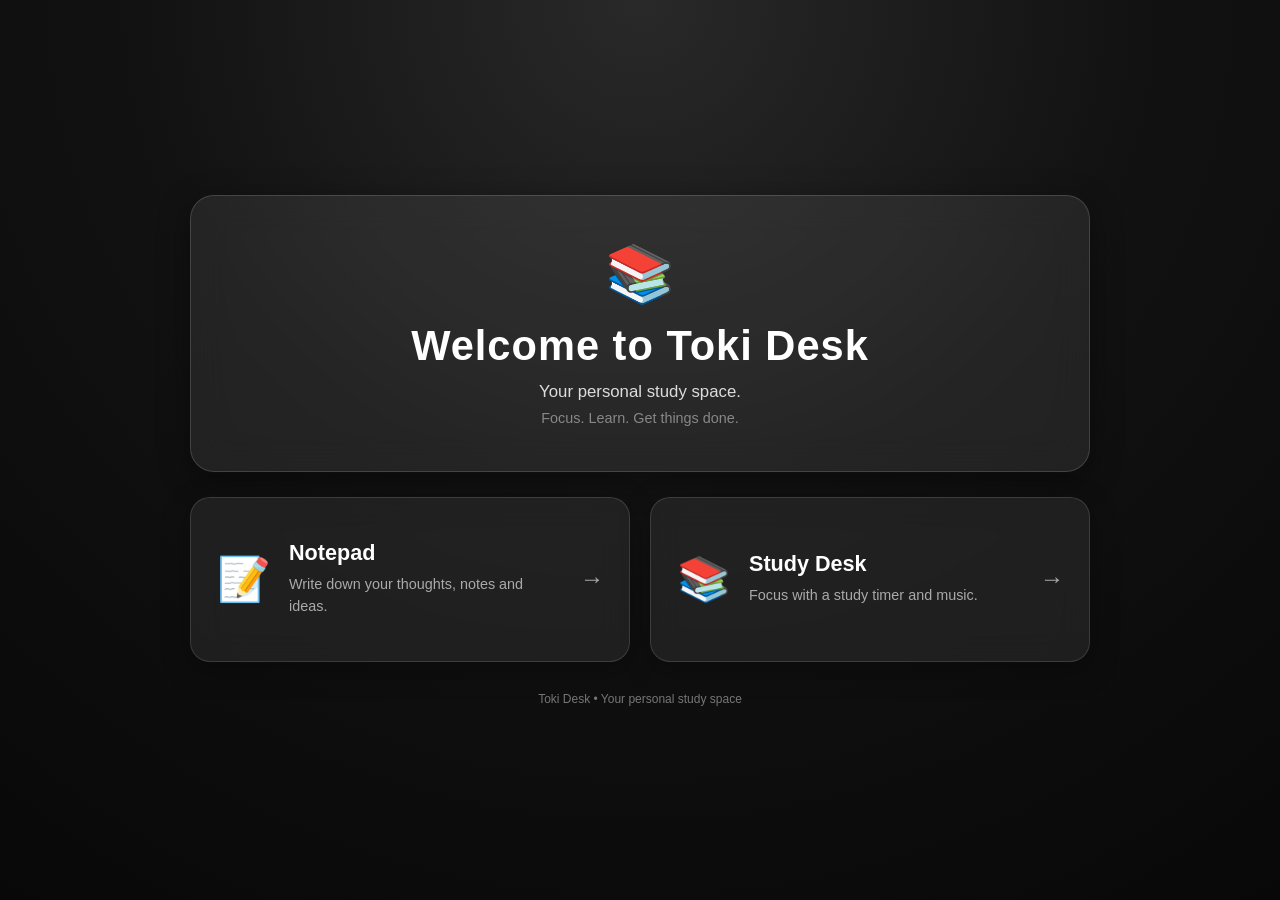
<file: index.html>
<!DOCTYPE html>
<html lang="en">

<head>
  <meta charset="UTF-8">
  <meta name="viewport" content="width=device-width, initial-scale=1.0">

  <title>Toki Desk</title>

  <link rel="stylesheet" href="home.css">
</head>

<body>

  <main class="home-container">

    <!-- Welcome -->
    <section class="welcome-card">

      <div class="logo">📚</div>

      <h1>Welcome to Toki Desk</h1>

      <p>Your personal study space.</p>

      <p class="subtitle">
        Focus. Learn. Get things done.
      </p>

    </section>


    <!-- Main Options -->
    <section class="home-options">

      <!-- Notepad -->
      <a href="notes.html" class="home-card">

        <div class="card-icon">📝</div>

        <div class="card-text">
          <h2>Notepad</h2>

          <p>
            Write down your thoughts, notes and ideas.
          </p>
        </div>

        <span class="arrow">→</span>

      </a>


      <!-- Study Desk -->
      <a href="study.html" class="home-card">

        <div class="card-icon">📚</div>

        <div class="card-text">
          <h2>Study Desk</h2>

          <p>
            Focus with a study timer and music.
          </p>
        </div>

        <span class="arrow">→</span>

      </a>

    </section>


    <footer>
      Toki Desk • Your personal study space
    </footer>

  </main>

</body>
</html>
</file>
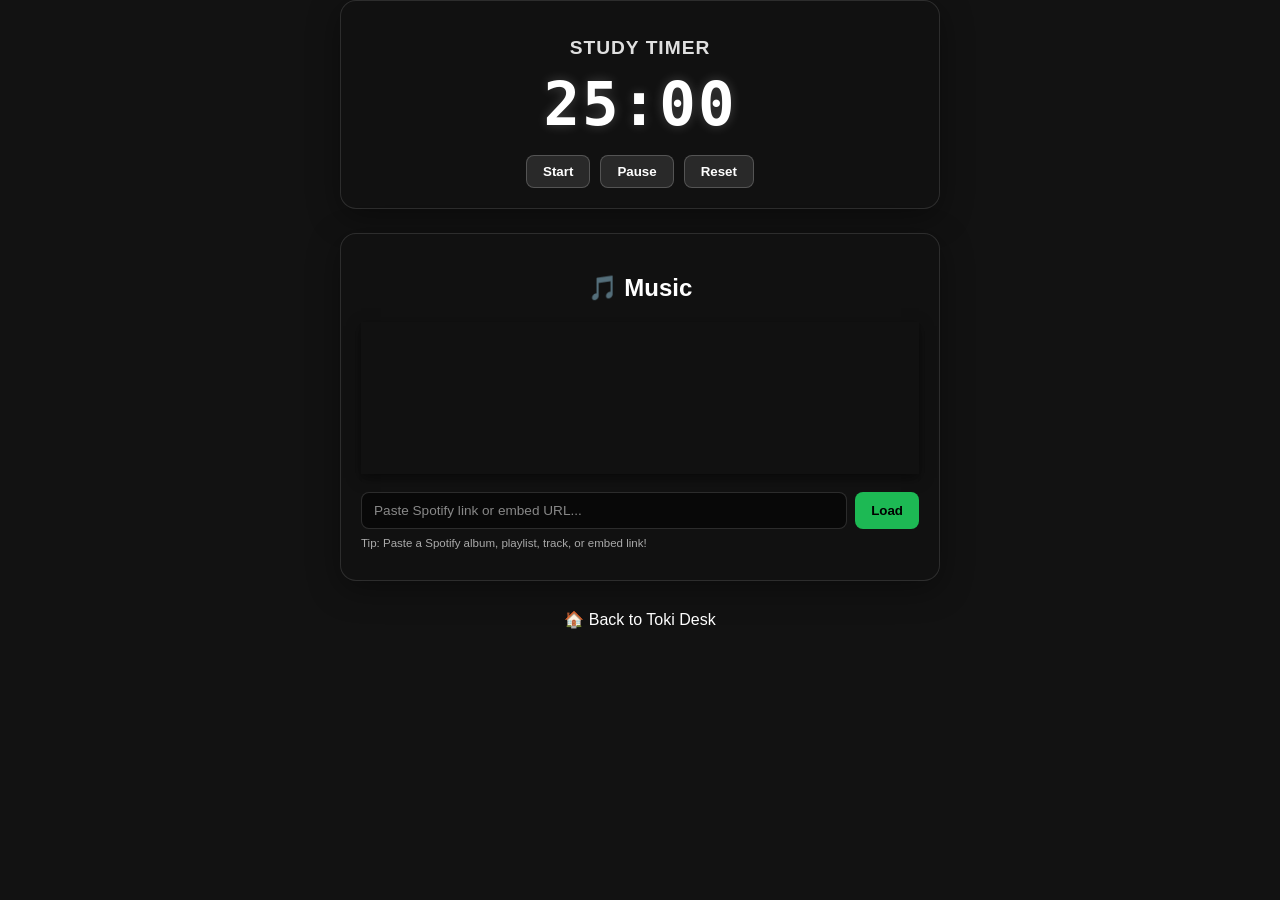
<file: study1.html>
<!DOCTYPE html>
<html lang="en">
<head>
  <meta charset="UTF-8">
  <meta name="viewport" content="width=device-width, initial-scale=1.0">
  <title>Study Desk</title>

  <link rel="stylesheet" href="style.css">
  <link rel="stylesheet" href="study.css">
</head>

<body>

  <!-- Background Video -->
  <video autoplay loop muted playsinline id="bg-video">
    <source
      src="https://raw.githubusercontent.com/RyanLikesTech/laughing-memory/main/hin.mp4"
      type="video/mp4"
    >
  </video>

  <main class="study-container">

    <!-- Timer -->
    <section class="timer-box">

      <h1>Study Timer</h1>

      <div class="timer-display" id="timer">
        25:00
      </div>

      <div class="buttons">
        <button id="start-btn">Start</button>
        <button id="pause-btn">Pause</button>
        <button id="reset-btn">Reset</button>
      </div>

    </section>


    <!-- Spotify -->
    <section class="music-widget">

      <h2>🎵 Music</h2>

      <iframe
        id="spotify-player"
        src="https://open.spotify.com/embed/album/4Uf8BVznefnd2xZm2nRFUx?utm_source=generator"
        width="100%"
        height="152"
        frameborder="0"
        allow="autoplay; clipboard-write; encrypted-media; fullscreen; picture-in-picture"
        loading="lazy">
      </iframe>

      <div class="music-input-box">

        <input
          type="text"
          id="spotify-url"
          placeholder="Paste Spotify link or embed URL..."
        >

        <button id="load-music-btn">
          Load
        </button>

      </div>

      <p class="help-text">
        Tip: Paste a Spotify album, playlist, track, or embed link!
      </p>

    </section>


    <!-- Back to Home -->
    <nav class="study-nav">
      <a href="index.html">🏠 Back to Toki Desk</a>
    </nav>

  </main>

  <script src="script.js"></script>

</body>
</html>
</file>
<file: home.css>
```css
/* ==========================================
   TOKI DESK HOME
   ========================================== */

* {
  box-sizing: border-box;
}

body {
  margin: 0;
  min-height: 100vh;

  background: #121212;
  color: white;

  font-family: 'Segoe UI', sans-serif;
}


/* ==========================================
   HOME CONTAINER
   ========================================== */

.home-container {
  min-height: 100vh;

  width: 90%;
  max-width: 900px;

  margin: 0 auto;

  display: flex;
  flex-direction: column;

  justify-content: center;
  align-items: center;

  gap: 28px;

  padding: 40px 0;
}


/* ==========================================
   WELCOME CARD
   ========================================== */

.welcome-card {
  width: 100%;

  padding: 45px 30px;

  text-align: center;

  background: rgba(255, 255, 255, 0.08);

  backdrop-filter: blur(18px);
  -webkit-backdrop-filter: blur(18px);

  border: 1px solid rgba(255, 255, 255, 0.15);

  border-radius: 24px;

  box-shadow:
    0 8px 32px rgba(0, 0, 0, 0.35);
}


.logo {
  font-size: 3rem;
  margin-bottom: 12px;
}


.welcome-card h1 {
  margin: 0;

  font-size: 2.5rem;

  letter-spacing: 1px;
}


.welcome-card p {
  margin: 10px 0 0;

  color: #ddd;

  font-size: 1.1rem;
}


.welcome-card .subtitle {
  color: #999;

  font-size: 0.9rem;
}


/* ==========================================
   HOME OPTIONS
   ========================================== */

.home-options {
  width: 100%;

  display: grid;

  grid-template-columns: repeat(2, 1fr);

  gap: 20px;
}


/* ==========================================
   HOME CARDS
   ========================================== */

.home-card {
  position: relative;

  display: flex;

  align-items: center;

  gap: 18px;

  padding: 25px;

  min-height: 150px;

  color: white;

  text-decoration: none;

  background: rgba(255, 255, 255, 0.07);

  backdrop-filter: blur(16px);
  -webkit-backdrop-filter: blur(16px);

  border: 1px solid rgba(255, 255, 255, 0.13);

  border-radius: 20px;

  box-shadow:
    0 8px 30px rgba(0, 0, 0, 0.3);

  transition:
    transform 0.25s ease,
    background 0.25s ease,
    border-color 0.25s ease;
}


/* Hover Effect */

.home-card:hover {
  transform: translateY(-6px);

  background: rgba(255, 255, 255, 0.12);

  border-color: rgba(255, 255, 255, 0.25);
}


/* ==========================================
   CARD ICON
   ========================================== */

.card-icon {
  font-size: 2.5rem;

  min-width: 55px;

  text-align: center;
}


/* ==========================================
   CARD TEXT
   ========================================== */

.card-text {
  flex: 1;
}


.card-text h2 {
  margin: 0 0 8px;

  font-size: 1.3rem;
}/* ==========================================
   TOKI DESK HOME
   ========================================== */

* {
  box-sizing: border-box;
}

body {
  margin: 0;
  min-height: 100vh;

  background:
    radial-gradient(
      circle at top,
      #292929 0%,
      #121212 45%,
      #080808 100%
    );

  color: white;

  font-family: "Segoe UI", sans-serif;
}


/* ==========================================
   HOME CONTAINER
   ========================================== */

.home-container {
  min-height: 100vh;

  width: 90%;
  max-width: 900px;

  margin: 0 auto;

  display: flex;
  flex-direction: column;

  justify-content: center;
  align-items: center;

  gap: 25px;

  padding: 40px 0;
}


/* ==========================================
   WELCOME GLASS CARD
   ========================================== */

.welcome-card {
  width: 100%;

  padding: 45px 30px;

  text-align: center;

  background: rgba(255, 255, 255, 0.08);

  backdrop-filter: blur(18px);
  -webkit-backdrop-filter: blur(18px);

  border: 1px solid rgba(255, 255, 255, 0.15);

  border-radius: 24px;

  box-shadow:
    0 8px 32px rgba(0, 0, 0, 0.4);
}


/* Logo */

.logo {
  font-size: 3.5rem;

  margin-bottom: 15px;
}


/* Title */

.welcome-card h1 {
  margin: 0;

  font-size: 2.6rem;

  letter-spacing: 1px;
}


/* Main description */

.welcome-card p {
  margin: 12px 0 0;

  color: #dddddd;

  font-size: 1.05rem;
}


/* Smaller subtitle */

.welcome-card .subtitle {
  margin-top: 8px;

  color: #888888;

  font-size: 0.9rem;
}


/* ==========================================
   HOME OPTIONS
   ========================================== */

.home-options {
  width: 100%;

  display: grid;

  grid-template-columns: 1fr 1fr;

  gap: 20px;
}


/* ==========================================
   GLASS OPTION CARDS
   ========================================== */

.home-card {
  min-height: 165px;

  display: flex;

  align-items: center;

  gap: 18px;

  padding: 25px;

  position: relative;

  color: white;

  text-decoration: none;

  background: rgba(255, 255, 255, 0.07);

  backdrop-filter: blur(16px);
  -webkit-backdrop-filter: blur(16px);

  border: 1px solid rgba(255, 255, 255, 0.13);

  border-radius: 20px;

  box-shadow:
    0 8px 30px rgba(0, 0, 0, 0.3);

  transition:
    transform 0.25s ease,
    background 0.25s ease,
    border-color 0.25s ease;
}


/* Hover */

.home-card:hover {
  transform: translateY(-7px);

  background: rgba(255, 255, 255, 0.12);

  border-color: rgba(255, 255, 255, 0.3);

  box-shadow:
    0 14px 35px rgba(0, 0, 0, 0.45);
}


/* ==========================================
   CARD ICON
   ========================================== */

.card-icon {
  min-width: 55px;

  font-size: 2.7rem;

  text-align: center;
}


/* ==========================================
   CARD TEXT
   ========================================== */

.card-text {
  flex: 1;
}


.card-text h2 {
  margin: 0 0 8px;

  font-size: 1.35rem;
}


.card-text p {
  margin: 0;

  color: #aaaaaa;

  font-size: 0.9rem;

  line-height: 1.5;
}


/* ==========================================
   ARROW
   ========================================== */

.arrow {
  font-size: 1.5rem;

  color: #888888;

  transition:
    transform 0.25s ease,
    color 0.25s ease;
}


.home-card:hover .arrow {
  transform: translateX(6px);

  color: white;
}


/* ==========================================
   FOOTER
   ========================================== */

.home-container footer {
  color: #666666;

  font-size: 0.75rem;

  text-align: center;

  margin-top: 5px;
}


/* ==========================================
   MOBILE
   ========================================== */

@media (max-width: 650px) {

  .home-options {
    grid-template-columns: 1fr;
  }

  .welcome-card h1 {
    font-size: 2rem;
  }

  .home-card {
    min-height: 135px;
  }

}


.card-text p {
  margin: 0;

  color: #aaa;

  font-size: 0.9rem;

  line-height: 1.5;
}


/* ==========================================
   ARROW
   ========================================== */

.arrow {
  font-size: 1.5rem;

  color: #aaa;

  transition: transform 0.25s ease;
}


.home-card:hover .arrow {
  transform: translateX(5px);

  color: white;
}


/* ==========================================
   FOOTER
   ========================================== */

.home-container footer {
  color: #777;

  font-size: 0.75rem;

  text-align: center;
}


/* ==========================================
   MOBILE
   ========================================== */

@media (max-width: 650px) {

  .home-options {
    grid-template-columns: 1fr;
  }

  .welcome-card h1 {
    font-size: 2rem;
  }

  .home-card {
    min-height: 130px;
  }

}
```
</file>
<file: style.css>
/* ==========================================
   GENERAL
   ========================================== */

* {
  box-sizing: border-box;
}

body {
  margin: 0;
  min-height: 100vh;
  background: #121212;
  color: white;
  font-family: 'Segoe UI', sans-serif;
}


/* ==========================================
   HOME PAGE
   ========================================== */

.home-container {
  width: 90%;
  max-width: 800px;
  margin: 0 auto;
  padding: 50px 0;
}

.home-container h1 {
  text-align: center;
  margin-bottom: 10px;
}

.home-container > p {
  text-align: center;
  color: #bdbdbd;
}


/* ==========================================
   NOTEPAD
   ========================================== */

.notepad {
  background: rgba(18, 18, 18, 0.75);
  backdrop-filter: blur(12px);
  -webkit-backdrop-filter: blur(12px);

  border: 1px solid rgba(255, 255, 255, 0.15);
  border-radius: 16px;

  padding: 25px;
  max-width: 600px;
  margin: 30px auto;

  box-shadow: 0 8px 32px rgba(0, 0, 0, 0.35);
}

.notepad h2 {
  margin-top: 0;
}


/* ==========================================
   TEXTAREA
   ========================================== */

.notepad textarea {
  width: 100%;
  height: 200px;

  margin-top: 15px;
  padding: 12px;

  background: rgba(0, 0, 0, 0.4);
  color: white;

  border: 1px solid rgba(255, 255, 255, 0.15);
  border-radius: 10px;

  resize: vertical;
  outline: none;

  font-family: inherit;
  font-size: 1rem;
}

.notepad textarea:focus {
  border-color: rgba(255, 255, 255, 0.4);
}


/* ==========================================
   BUTTON
   ========================================== */

button {
  background: rgba(255, 255, 255, 0.1);
  color: white;

  border: 1px solid rgba(255, 255, 255, 0.2);
  border-radius: 8px;

  padding: 8px 16px;

  font-weight: 600;
  cursor: pointer;

  transition: all 0.2s ease;
}

button:hover {
  background: rgba(255, 255, 255, 0.25);
  transform: translateY(-2px);
}

button:active {
  transform: translateY(0);
}


/* ==========================================
   NAVIGATION
   ========================================== */

.main-nav {
  text-align: center;
  margin-top: 25px;
}

.main-nav a {
  display: inline-block;

  color: white;
  text-decoration: none;

  background: rgba(255, 255, 255, 0.08);

  padding: 10px 18px;
  border-radius: 10px;

  transition: 0.2s ease;
}

.main-nav a:hover {
  background: rgba(255, 255, 255, 0.18);
  transform: translateY(-2px);
}
</file>
<file: study.css>
/* ==========================================
   STUDY DESK
   ========================================== */

.study-container {
  display: flex;
  flex-direction: column;
  align-items: center;
  gap: 24px;
  width: 90%;
  max-width: 600px;
  margin: 0 auto;
  position: relative;
  z-index: 1;
}

#bg-video {
  position: fixed;
  top: 50%;
  left: 50%;
  min-width: 100%;
  min-height: 100%;
  width: auto;
  height: auto;
  z-index: -1;
  transform: translate(-50%, -50%);
  object-fit: cover;
  filter: brightness(0.65);
}

.timer-box,
.music-widget {
  width: 100%;
  background: rgba(18, 18, 18, 0.75);
  backdrop-filter: blur(12px);
  -webkit-backdrop-filter: blur(12px);
  border: 1px solid rgba(255, 255, 255, 0.12);
  border-radius: 16px;
  padding: 20px;
  box-shadow: 0 8px 32px rgba(0, 0, 0, 0.37);
  text-align: center;
}

.timer-box h1 {
  font-size: 1.2rem;
  font-weight: 600;
  letter-spacing: 1px;
  text-transform: uppercase;
  color: #e0e0e0;
  margin-bottom: 8px;
}

.timer-display {
  font-size: 3.8rem;
  font-weight: 700;
  font-family: monospace;
  letter-spacing: 2px;
  margin: 10px 0 16px;
  color: white;
  text-shadow: 0 0 12px rgba(255, 255, 255, 0.2);
}

.buttons {
  display: flex;
  justify-content: center;
  gap: 10px;
}

button {
  background: rgba(255, 255, 255, 0.1);
  color: white;
  border: 1px solid rgba(255, 255, 255, 0.2);
  padding: 8px 16px;
  border-radius: 8px;
  font-weight: 600;
  cursor: pointer;
  transition: all 0.2s ease;
}

button:hover {
  background: rgba(255, 255, 255, 0.25);
  transform: translateY(-2px);
}

button:active {
  transform: translateY(0);
}

/* Spotify */

.music-widget iframe {
  width: 100%;
  border: none;
  box-shadow: 0 4px 12px rgba(0, 0, 0, 0.5);
}

.music-input-box {
  display: flex;
  gap: 8px;
  margin-top: 14px;
}

.music-input-box input {
  flex: 1;
  background: rgba(0, 0, 0, 0.5);
  border: 1px solid rgba(255, 255, 255, 0.15);
  border-radius: 8px;
  padding: 10px 12px;
  color: white;
  font-size: 0.85rem;
  outline: none;
}

.music-input-box input:focus {
  border-color: #1db954;
}

.music-input-box input::placeholder {
  color: #888;
}

#load-music-btn {
  background: #1db954;
  border: none;
  color: black;
  font-weight: 700;
}

#load-music-btn:hover {
  background: #1ed760;
}

.help-text {
  font-size: 0.72rem;
  color: #aaa;
  margin-top: 8px;
  text-align: left;
}

.study-nav {
  margin-top: 5px;
}

.study-nav a {
  color: white;
  text-decoration: none;
}

.study-nav a:hover {
  text-decoration: underline;
}
</file>
